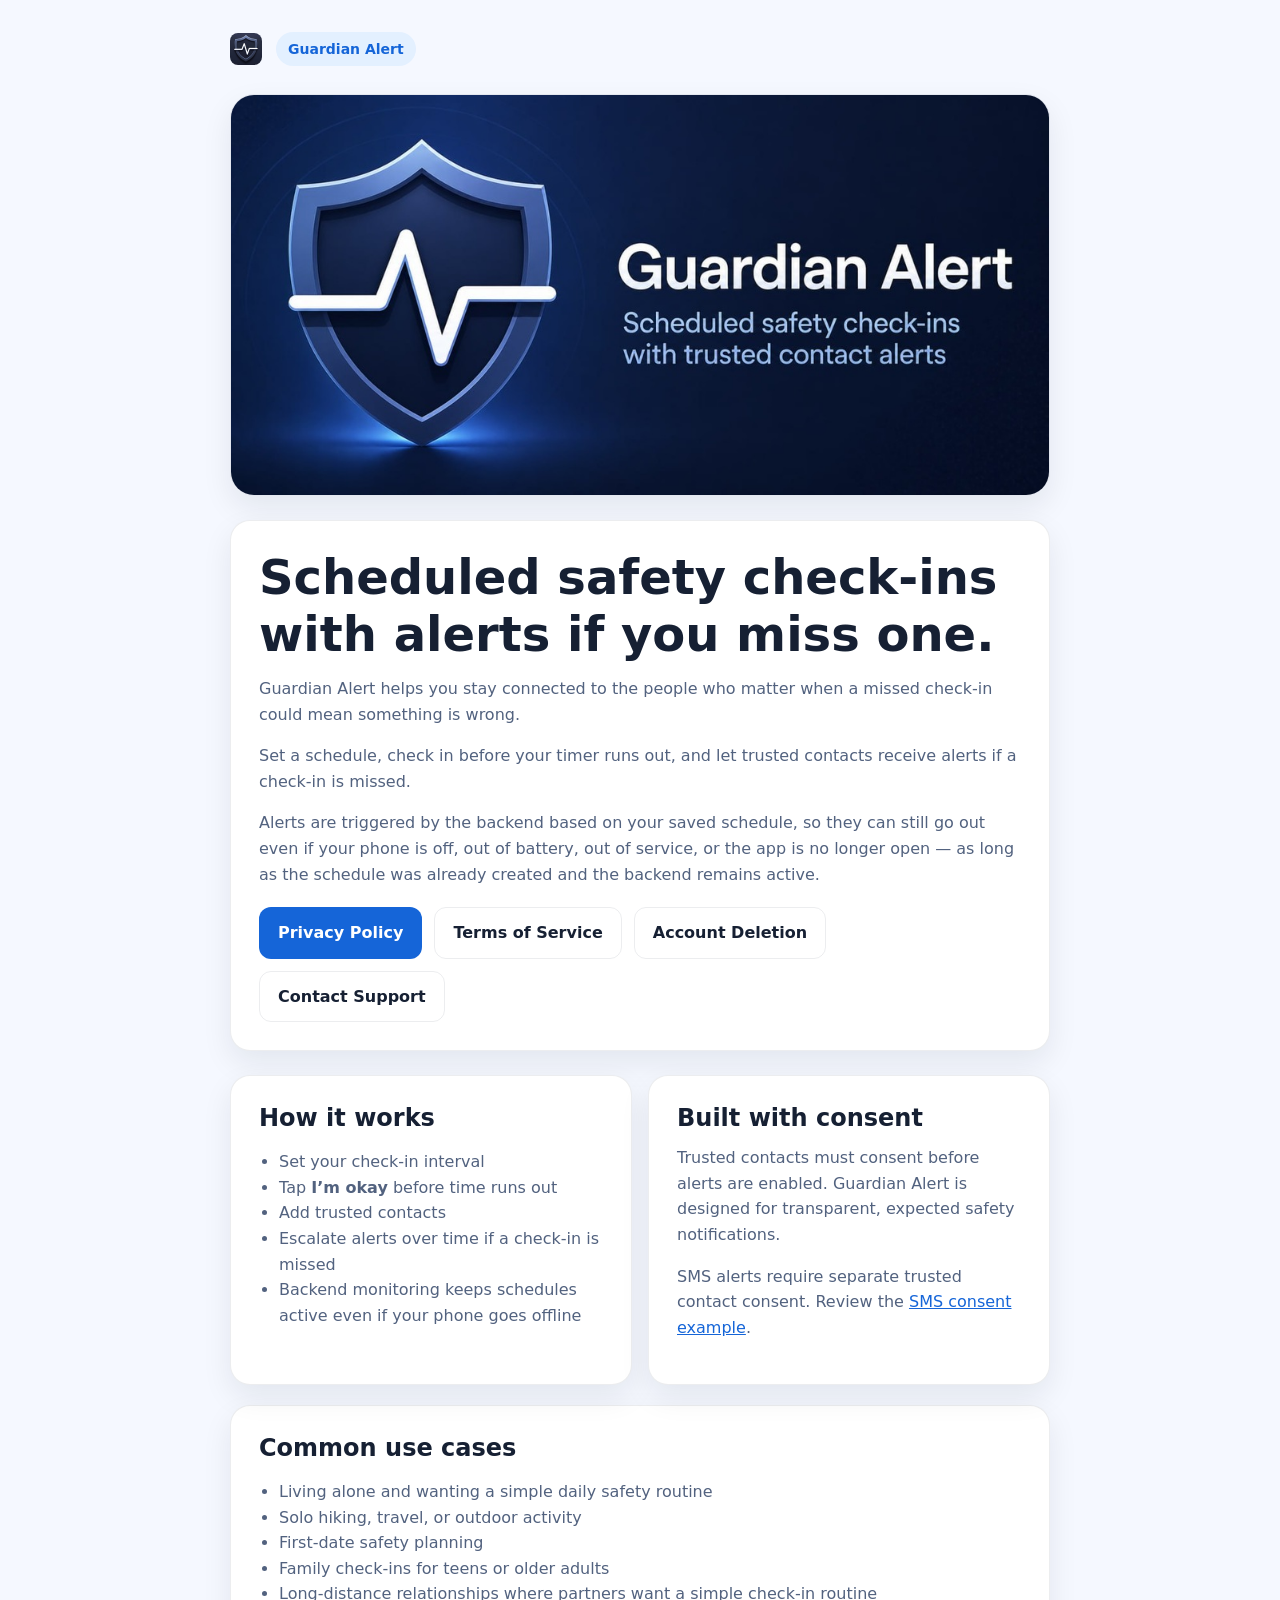
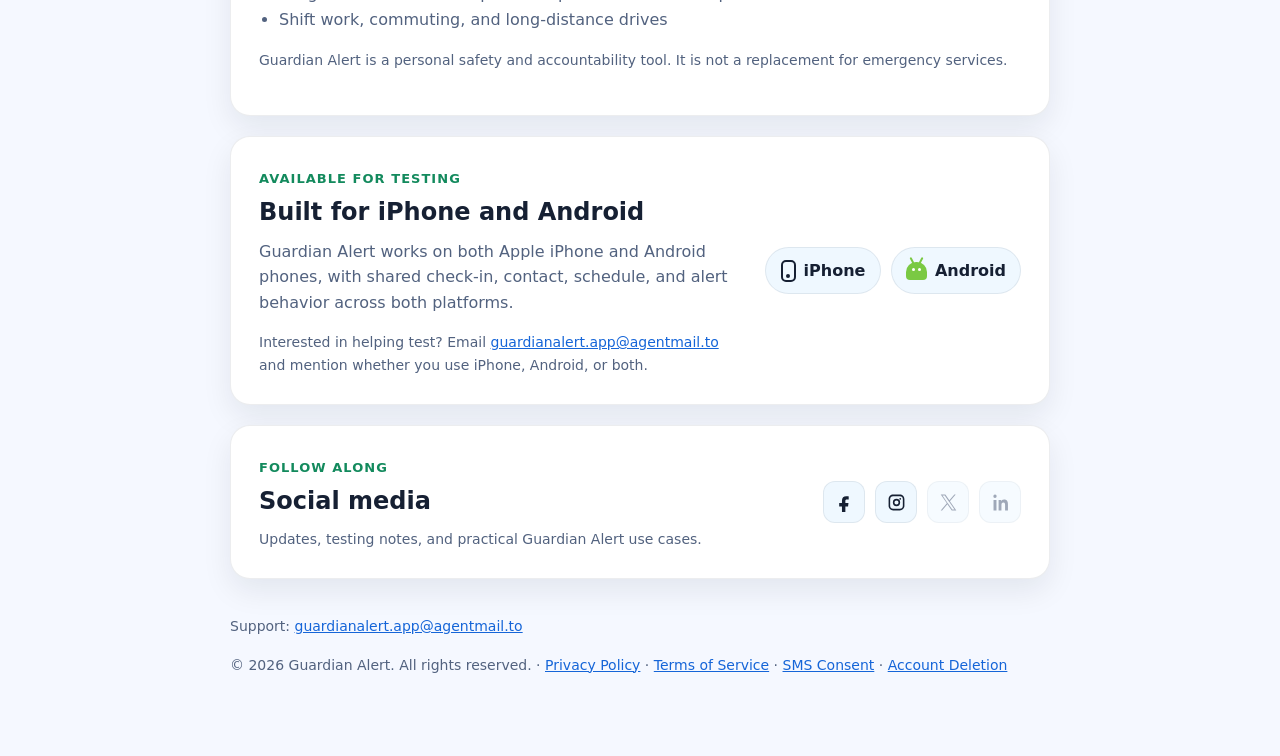
<file: index.html>
<!DOCTYPE html>
<html lang="en">
<head>
  <meta charset="utf-8" />
  <meta name="viewport" content="width=device-width,initial-scale=1" />
  <title>Guardian Alert</title>
  <meta name="description" content="Scheduled safety check-ins with alerts if you miss one." />
  <link rel="stylesheet" href="styles.css" />
</head>
<body>
  <main class="container">
    <header>
      <div class="brand">
        <img class="brand-icon" src="icon.png" alt="Guardian Alert shield icon" />
        <div>
          <span class="badge">Guardian Alert</span>
        </div>
      </div>
    </header>

    <section class="feature-graphic-wrap">
      <img
        class="feature-graphic"
        src="play-feature-graphic-1024x500.jpg"
        alt="Guardian Alert — scheduled safety check-ins with trusted contact alerts"
      />
    </section>

    <section class="card hero">
      <div>
        <h1>Scheduled safety check-ins with alerts if you miss one.</h1>
        <p>
          Guardian Alert helps you stay connected to the people who matter when
          a missed check-in could mean something is wrong.
        </p>
        <p>
          Set a schedule, check in before your timer runs out, and let trusted
          contacts receive alerts if a check-in is missed.
        </p>
        <p>
          Alerts are triggered by the backend based on your saved schedule, so
          they can still go out even if your phone is off, out of battery, out
          of service, or the app is no longer open — as long as the schedule
          was already created and the backend remains active.
        </p>

        <div class="actions">
          <a class="button primary" href="privacy.html">Privacy Policy</a>
          <a class="button secondary" href="terms.html">Terms of Service</a>
          <a class="button secondary" href="account-deletion.html">Account Deletion</a>
          <a class="button secondary" href="mailto:guardianalert.app@agentmail.to">Contact Support</a>
        </div>
      </div>
    </section>

    <section class="grid two">
      <div class="card">
        <h2>How it works</h2>
        <ul>
          <li>Set your check-in interval</li>
          <li>Tap <strong>I’m okay</strong> before time runs out</li>
          <li>Add trusted contacts</li>
          <li>Escalate alerts over time if a check-in is missed</li>
          <li>Backend monitoring keeps schedules active even if your phone goes offline</li>
        </ul>
      </div>

      <div class="card">
        <h2>Built with consent</h2>
        <p>
          Trusted contacts must consent before alerts are enabled. Guardian
          Alert is designed for transparent, expected safety notifications.
        </p>
        <p>
          SMS alerts require separate trusted contact consent. Review the
          <a href="sms-consent.html">SMS consent example</a>.
        </p>
      </div>
    </section>

    <section class="card" style="margin-top: 20px;">
      <h2>Common use cases</h2>
      <ul>
        <li>Living alone and wanting a simple daily safety routine</li>
        <li>Solo hiking, travel, or outdoor activity</li>
        <li>First-date safety planning</li>
        <li>Family check-ins for teens or older adults</li>
        <li>Long-distance relationships where partners want a simple check-in routine</li>
        <li>Shift work, commuting, and long-distance drives</li>
      </ul>
      <p class="small">
        Guardian Alert is a personal safety and accountability tool. It is not a replacement for emergency services.
      </p>
    </section>

    <section class="card platform-card" style="margin-top: 20px;">
      <div>
        <span class="platform-eyebrow">Available for testing</span>
        <h2>Built for iPhone and Android</h2>
        <p>
          Guardian Alert works on both Apple iPhone and Android phones, with
          shared check-in, contact, schedule, and alert behavior across both
          platforms.
        </p>
        <p class="small platform-contact">
          Interested in helping test? Email
          <a href="mailto:guardianalert.app@agentmail.to?subject=Guardian%20Alert%20testing%20interest">guardianalert.app@agentmail.to</a>
          and mention whether you use iPhone, Android, or both.
        </p>
      </div>
      <div class="platform-badges" aria-label="Supported mobile platforms">
        <a class="platform-badge" href="mailto:guardianalert.app@agentmail.to?subject=Guardian%20Alert%20iPhone%20testing%20interest">
          <span class="platform-icon phone-icon" aria-hidden="true"></span>
          iPhone
        </a>
        <a class="platform-badge" href="mailto:guardianalert.app@agentmail.to?subject=Guardian%20Alert%20Android%20testing%20interest">
          <span class="platform-icon android-icon" aria-hidden="true">
            <span></span>
          </span>
          Android
        </a>
      </div>
    </section>

    <section class="card social-card" aria-labelledby="social-title">
      <div>
        <span class="platform-eyebrow">Follow along</span>
        <h2 id="social-title">Social media</h2>
        <p class="small">
          Updates, testing notes, and practical Guardian Alert use cases.
        </p>
      </div>
      <div class="social-links" aria-label="Guardian Alert social media links">
        <a class="social-link" href="https://www.facebook.com/guardianalertapp" aria-label="Guardian Alert on Facebook">
          <svg viewBox="0 0 24 24" aria-hidden="true">
            <path d="M15.1 8.1h2.2V4.3c-.4-.1-1.7-.2-3.2-.2-3.2 0-5.3 1.9-5.3 5.5v3.1H5.3V17h3.5v7h4.3v-7h3.4l.5-4.3h-3.9V10c0-1.2.3-1.9 2-1.9Z" />
          </svg>
        </a>
        <a class="social-link" href="https://www.instagram.com/guardianalertapp/" aria-label="Guardian Alert on Instagram">
          <svg viewBox="0 0 24 24" aria-hidden="true">
            <path d="M7.8 2h8.4C19.4 2 22 4.6 22 7.8v8.4c0 3.2-2.6 5.8-5.8 5.8H7.8C4.6 22 2 19.4 2 16.2V7.8C2 4.6 4.6 2 7.8 2Zm0 2A3.8 3.8 0 0 0 4 7.8v8.4A3.8 3.8 0 0 0 7.8 20h8.4a3.8 3.8 0 0 0 3.8-3.8V7.8A3.8 3.8 0 0 0 16.2 4H7.8Zm8.9 2.2a1.1 1.1 0 1 1 0 2.2 1.1 1.1 0 0 1 0-2.2ZM12 7.4a4.6 4.6 0 1 1 0 9.2 4.6 4.6 0 0 1 0-9.2Zm0 2a2.6 2.6 0 1 0 0 5.2 2.6 2.6 0 0 0 0-5.2Z" />
          </svg>
        </a>
        <span class="social-link disabled" aria-label="Guardian Alert on X coming soon" title="X coming soon">
          <svg viewBox="0 0 24 24" aria-hidden="true">
            <path d="M13.8 10.5 21.1 2h-1.7l-6.3 7.3L8 2H2.2l7.7 11L2.2 22h1.7l6.7-7.8 5.5 7.8h5.8l-8.1-11.5Zm-2.4 2.8-.8-1.1L4.4 3.3h2.8l5 7.1.8 1.1 6.6 9.3h-2.8l-5.4-7.5Z" />
          </svg>
        </span>
        <span class="social-link disabled" aria-label="Guardian Alert on LinkedIn coming soon" title="LinkedIn coming soon">
          <svg viewBox="0 0 24 24" aria-hidden="true">
            <path d="M6.9 8.7H3.2V22h3.7V8.7ZM5.1 2A2.1 2.1 0 1 0 5 6.2 2.1 2.1 0 0 0 5.1 2Zm8.1 6.7H9.6V22h3.6v-6.6c0-1.7.3-3.4 2.5-3.4 2.1 0 2.1 2 2.1 3.5V22h3.6v-7.4c0-3.6-.8-6.3-4.9-6.3-2 0-3.3 1.1-3.8 2.1h-.1V8.7Z" />
          </svg>
        </span>
      </div>
    </section>

    <footer>
      <p>Support: <a href="mailto:guardianalert.app@agentmail.to">guardianalert.app@agentmail.to</a></p>
      <p>© 2026 Guardian Alert. All rights reserved. · <a href="privacy.html">Privacy Policy</a> · <a href="terms.html">Terms of Service</a> · <a href="sms-consent.html">SMS Consent</a> · <a href="account-deletion.html">Account Deletion</a></p>
    </footer>
  </main>
</body>
</html>
</file>
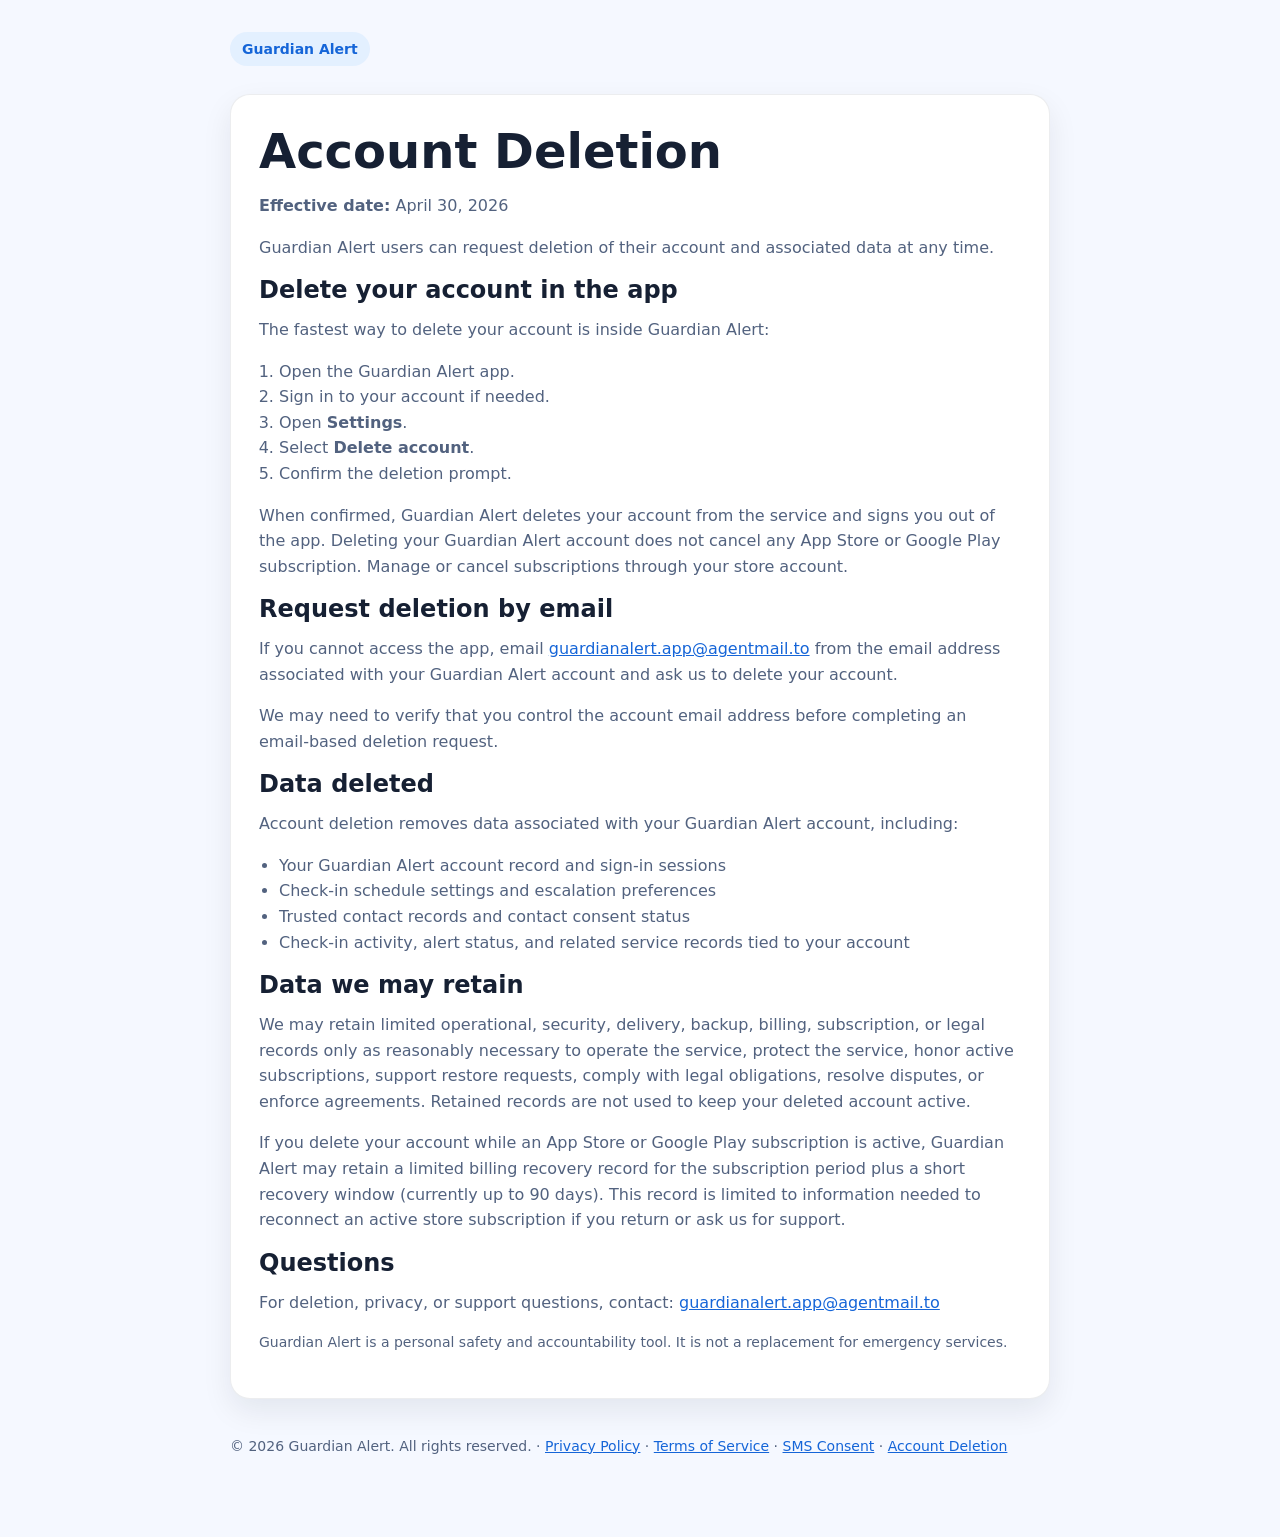
<file: account-deletion.html>
<!DOCTYPE html>
<html lang="en">
<head>
  <meta charset="utf-8" />
  <meta name="viewport" content="width=device-width,initial-scale=1" />
  <title>Guardian Alert Account Deletion</title>
  <meta name="description" content="How to delete your Guardian Alert account and associated data" />
  <link rel="stylesheet" href="styles.css" />
</head>
<body>
  <main class="container">
    <header>
      <span class="badge">Guardian Alert</span>
    </header>

    <section class="card">
      <h1>Account Deletion</h1>
      <p><strong>Effective date:</strong> April 30, 2026</p>

      <p>
        Guardian Alert users can request deletion of their account and
        associated data at any time.
      </p>

      <h2>Delete your account in the app</h2>
      <p>
        The fastest way to delete your account is inside Guardian Alert:
      </p>
      <ol>
        <li>Open the Guardian Alert app.</li>
        <li>Sign in to your account if needed.</li>
        <li>Open <strong>Settings</strong>.</li>
        <li>Select <strong>Delete account</strong>.</li>
        <li>Confirm the deletion prompt.</li>
      </ol>
      <p>
        When confirmed, Guardian Alert deletes your account from the service
        and signs you out of the app. Deleting your Guardian Alert account does
        not cancel any App Store or Google Play subscription. Manage or cancel
        subscriptions through your store account.
      </p>

      <h2>Request deletion by email</h2>
      <p>
        If you cannot access the app, email
        <a href="mailto:guardianalert.app@agentmail.to">guardianalert.app@agentmail.to</a>
        from the email address associated with your Guardian Alert account and
        ask us to delete your account.
      </p>
      <p>
        We may need to verify that you control the account email address before
        completing an email-based deletion request.
      </p>

      <h2>Data deleted</h2>
      <p>Account deletion removes data associated with your Guardian Alert account, including:</p>
      <ul>
        <li>Your Guardian Alert account record and sign-in sessions</li>
        <li>Check-in schedule settings and escalation preferences</li>
        <li>Trusted contact records and contact consent status</li>
        <li>Check-in activity, alert status, and related service records tied to your account</li>
      </ul>

      <h2>Data we may retain</h2>
      <p>
        We may retain limited operational, security, delivery, backup, billing,
        subscription, or legal records only as reasonably necessary to operate
        the service, protect the service, honor active subscriptions, support
        restore requests, comply with legal obligations, resolve disputes, or
        enforce agreements. Retained records are not used to keep your deleted
        account active.
      </p>
      <p>
        If you delete your account while an App Store or Google Play
        subscription is active, Guardian Alert may retain a limited billing
        recovery record for the subscription period plus a short recovery
        window (currently up to 90 days). This record is limited to information
        needed to reconnect an active store subscription if you return or ask us
        for support.
      </p>

      <h2>Questions</h2>
      <p>
        For deletion, privacy, or support questions, contact:
        <a href="mailto:guardianalert.app@agentmail.to">guardianalert.app@agentmail.to</a>
      </p>

      <p class="small">
        Guardian Alert is a personal safety and accountability tool. It is not
        a replacement for emergency services.
      </p>
    </section>

    <footer>
      <p>© 2026 Guardian Alert. All rights reserved. · <a href="privacy.html">Privacy Policy</a> · <a href="terms.html">Terms of Service</a> · <a href="sms-consent.html">SMS Consent</a> · <a href="account-deletion.html">Account Deletion</a></p>
    </footer>
  </main>
</body>
</html>
</file>
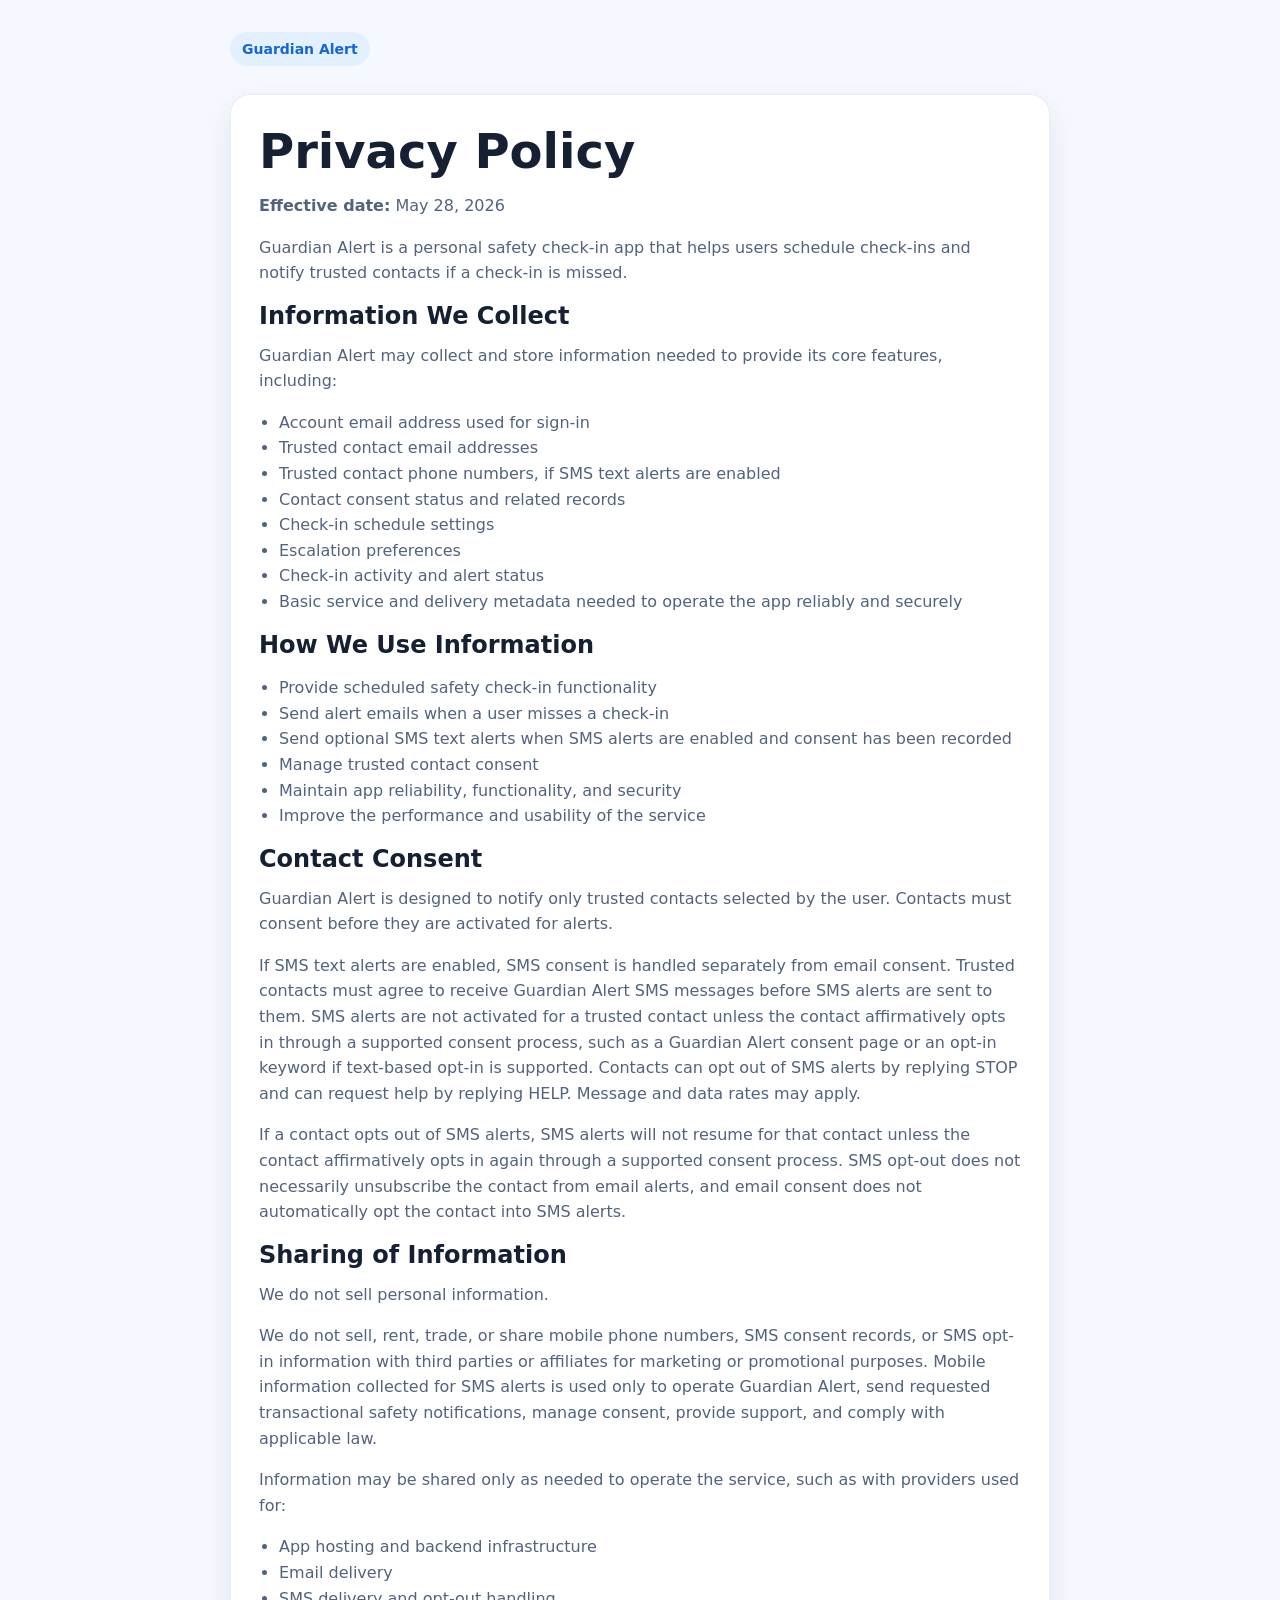
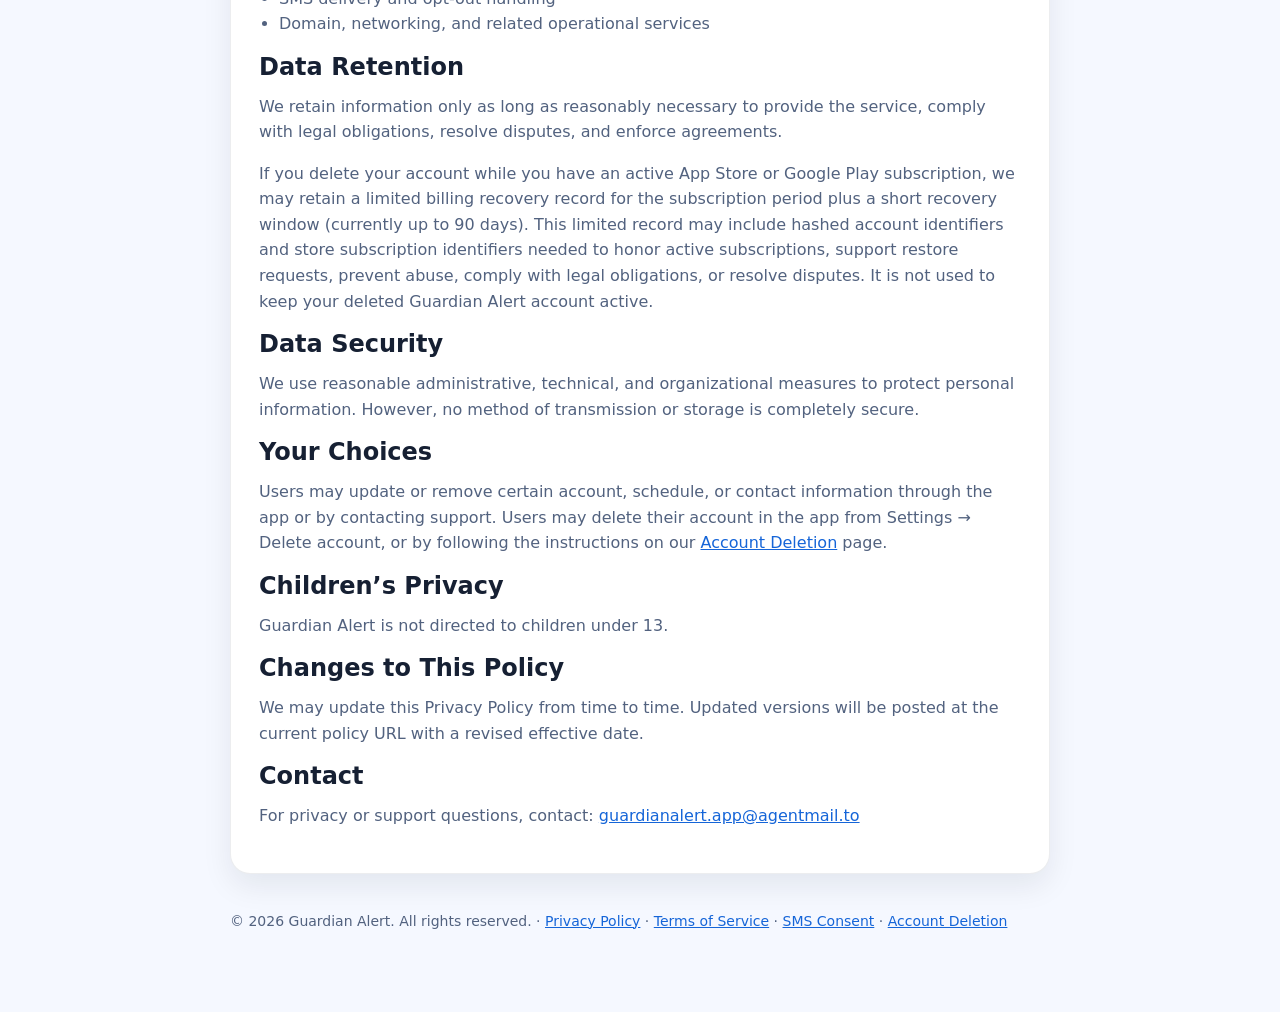
<file: privacy.html>
<!DOCTYPE html>
<html lang="en">
<head>
  <meta charset="utf-8" />
  <meta name="viewport" content="width=device-width,initial-scale=1" />
  <title>Guardian Alert Privacy Policy</title>
  <meta name="description" content="Privacy Policy for Guardian Alert" />
  <link rel="stylesheet" href="styles.css" />
</head>
<body>
  <main class="container">
    <header>
      <span class="badge">Guardian Alert</span>
    </header>

    <section class="card">
      <h1>Privacy Policy</h1>
      <p><strong>Effective date:</strong> May 28, 2026</p>

      <p>
        Guardian Alert is a personal safety check-in app that helps users
        schedule check-ins and notify trusted contacts if a check-in is missed.
      </p>

      <h2>Information We Collect</h2>
      <p>Guardian Alert may collect and store information needed to provide its core features, including:</p>
      <ul>
        <li>Account email address used for sign-in</li>
        <li>Trusted contact email addresses</li>
        <li>Trusted contact phone numbers, if SMS text alerts are enabled</li>
        <li>Contact consent status and related records</li>
        <li>Check-in schedule settings</li>
        <li>Escalation preferences</li>
        <li>Check-in activity and alert status</li>
        <li>Basic service and delivery metadata needed to operate the app reliably and securely</li>
      </ul>

      <h2>How We Use Information</h2>
      <ul>
        <li>Provide scheduled safety check-in functionality</li>
        <li>Send alert emails when a user misses a check-in</li>
        <li>Send optional SMS text alerts when SMS alerts are enabled and consent has been recorded</li>
        <li>Manage trusted contact consent</li>
        <li>Maintain app reliability, functionality, and security</li>
        <li>Improve the performance and usability of the service</li>
      </ul>

      <h2>Contact Consent</h2>
      <p>
        Guardian Alert is designed to notify only trusted contacts selected by
        the user. Contacts must consent before they are activated for alerts.
      </p>
      <p>
        If SMS text alerts are enabled, SMS consent is handled separately from
        email consent. Trusted contacts must agree to receive Guardian Alert
        SMS messages before SMS alerts are sent to them. SMS alerts are not
        activated for a trusted contact unless the contact affirmatively opts
        in through a supported consent process, such as a Guardian Alert
        consent page or an opt-in keyword if text-based opt-in is supported.
        Contacts can opt out of SMS alerts by replying STOP and can request
        help by replying HELP. Message and data rates may apply.
      </p>
      <p>
        If a contact opts out of SMS alerts, SMS alerts will not resume for
        that contact unless the contact affirmatively opts in again through a
        supported consent process. SMS opt-out does not necessarily unsubscribe
        the contact from email alerts, and email consent does not automatically
        opt the contact into SMS alerts.
      </p>

      <h2>Sharing of Information</h2>
      <p>We do not sell personal information.</p>
      <p>
        We do not sell, rent, trade, or share mobile phone numbers, SMS consent
        records, or SMS opt-in information with third parties or affiliates for
        marketing or promotional purposes. Mobile information collected for SMS
        alerts is used only to operate Guardian Alert, send requested
        transactional safety notifications, manage consent, provide support,
        and comply with applicable law.
      </p>
      <p>Information may be shared only as needed to operate the service, such as with providers used for:</p>
      <ul>
        <li>App hosting and backend infrastructure</li>
        <li>Email delivery</li>
        <li>SMS delivery and opt-out handling</li>
        <li>Domain, networking, and related operational services</li>
      </ul>

      <h2>Data Retention</h2>
      <p>
        We retain information only as long as reasonably necessary to provide
        the service, comply with legal obligations, resolve disputes, and
        enforce agreements.
      </p>
      <p>
        If you delete your account while you have an active App Store or
        Google Play subscription, we may retain a limited billing recovery
        record for the subscription period plus a short recovery window
        (currently up to 90 days). This limited record may include hashed
        account identifiers and store subscription identifiers needed to honor
        active subscriptions, support restore requests, prevent abuse, comply
        with legal obligations, or resolve disputes. It is not used to keep
        your deleted Guardian Alert account active.
      </p>

      <h2>Data Security</h2>
      <p>
        We use reasonable administrative, technical, and organizational
        measures to protect personal information. However, no method of
        transmission or storage is completely secure.
      </p>

      <h2>Your Choices</h2>
      <p>
        Users may update or remove certain account, schedule, or contact
        information through the app or by contacting support. Users may delete
        their account in the app from Settings → Delete account, or by following
        the instructions on our
        <a href="account-deletion.html">Account Deletion</a> page.
      </p>

      <h2>Children’s Privacy</h2>
      <p>Guardian Alert is not directed to children under 13.</p>

      <h2>Changes to This Policy</h2>
      <p>
        We may update this Privacy Policy from time to time. Updated versions
        will be posted at the current policy URL with a revised effective date.
      </p>

      <h2>Contact</h2>
      <p>
        For privacy or support questions, contact:
        <a href="mailto:guardianalert.app@agentmail.to">guardianalert.app@agentmail.to</a>
      </p>
    </section>

    <footer>
      <p>© 2026 Guardian Alert. All rights reserved. · <a href="privacy.html">Privacy Policy</a> · <a href="terms.html">Terms of Service</a> · <a href="sms-consent.html">SMS Consent</a> · <a href="account-deletion.html">Account Deletion</a></p>
    </footer>
  </main>
</body>
</html>
</file>
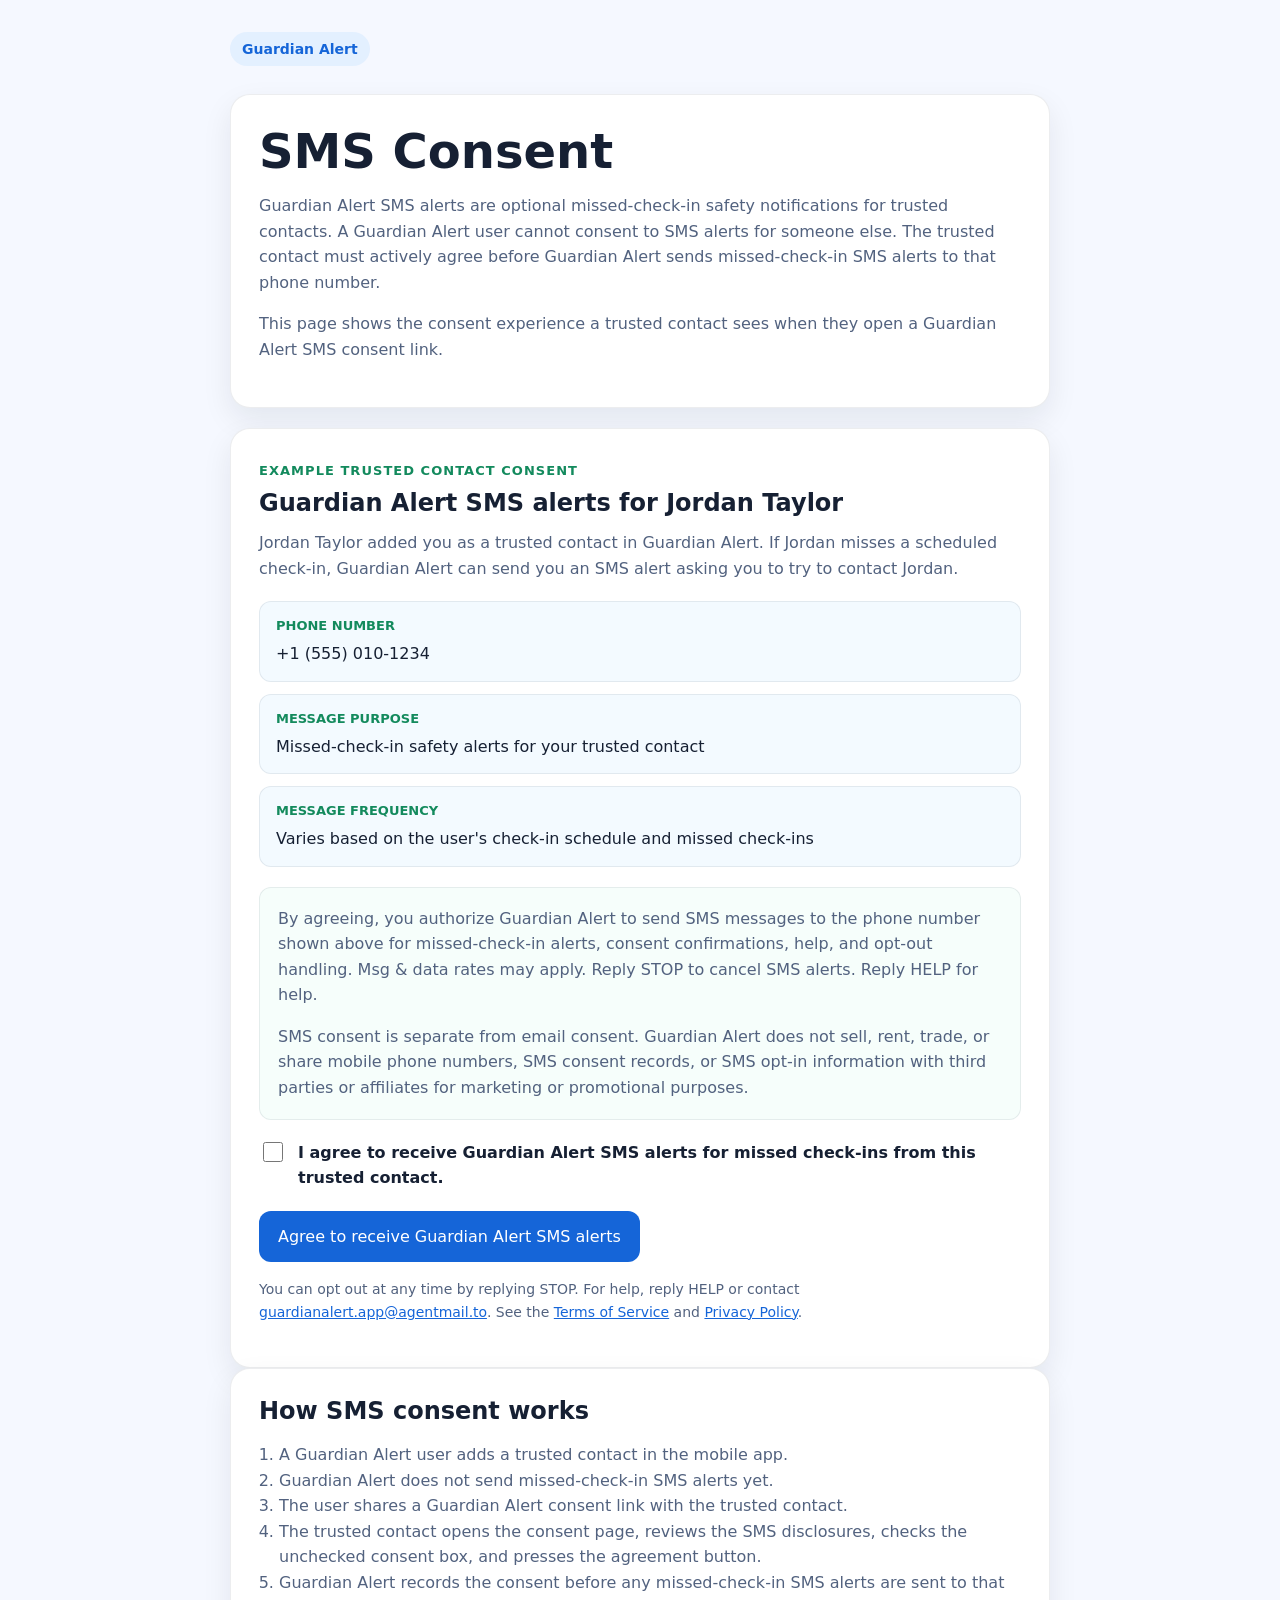
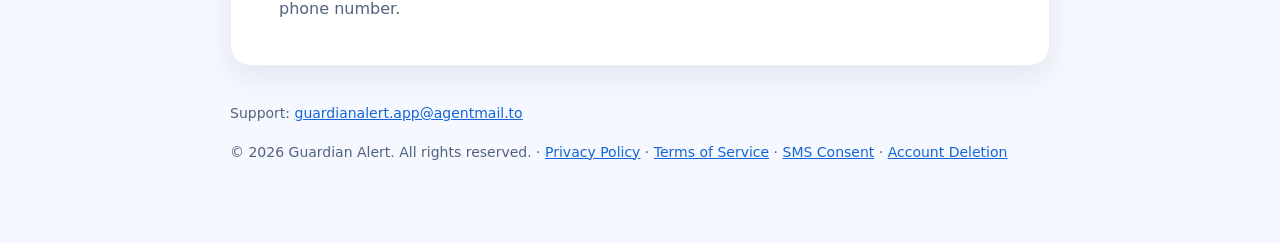
<file: sms-consent.html>
<!DOCTYPE html>
<html lang="en">
<head>
  <meta charset="utf-8" />
  <meta name="viewport" content="width=device-width,initial-scale=1" />
  <title>Guardian Alert SMS Consent</title>
  <meta name="description" content="Guardian Alert trusted contact SMS consent example and disclosures." />
  <link rel="stylesheet" href="styles.css" />
</head>
<body>
  <main class="container">
    <header>
      <span class="badge">Guardian Alert</span>
    </header>

    <section class="card">
      <h1>SMS Consent</h1>
      <p>
        Guardian Alert SMS alerts are optional missed-check-in safety
        notifications for trusted contacts. A Guardian Alert user cannot
        consent to SMS alerts for someone else. The trusted contact must
        actively agree before Guardian Alert sends missed-check-in SMS alerts
        to that phone number.
      </p>
      <p>
        This page shows the consent experience a trusted contact sees when they
        open a Guardian Alert SMS consent link.
      </p>
    </section>

    <section class="card consent-example">
      <span class="platform-eyebrow">Example trusted contact consent</span>
      <h2>Guardian Alert SMS alerts for Jordan Taylor</h2>
      <p>
        Jordan Taylor added you as a trusted contact in Guardian Alert. If
        Jordan misses a scheduled check-in, Guardian Alert can send you an SMS
        alert asking you to try to contact Jordan.
      </p>

      <dl class="consent-details">
        <div>
          <dt>Phone number</dt>
          <dd>+1 (555) 010-1234</dd>
        </div>
        <div>
          <dt>Message purpose</dt>
          <dd>Missed-check-in safety alerts for your trusted contact</dd>
        </div>
        <div>
          <dt>Message frequency</dt>
          <dd>Varies based on the user's check-in schedule and missed check-ins</dd>
        </div>
      </dl>

      <div class="consent-disclosure">
        <p>
          By agreeing, you authorize Guardian Alert to send SMS messages to the
          phone number shown above for missed-check-in alerts, consent
          confirmations, help, and opt-out handling. Msg &amp; data rates may
          apply. Reply STOP to cancel SMS alerts. Reply HELP for help.
        </p>
        <p>
          SMS consent is separate from email consent. Guardian Alert does not
          sell, rent, trade, or share mobile phone numbers, SMS consent
          records, or SMS opt-in information with third parties or affiliates
          for marketing or promotional purposes.
        </p>
      </div>

      <label class="consent-checkbox">
        <input type="checkbox" />
        <span>
          I agree to receive Guardian Alert SMS alerts for missed check-ins
          from this trusted contact.
        </span>
      </label>

      <button class="button primary consent-button" type="button">
        Agree to receive Guardian Alert SMS alerts
      </button>

      <p class="small">
        You can opt out at any time by replying STOP. For help, reply HELP or
        contact <a href="mailto:guardianalert.app@agentmail.to">guardianalert.app@agentmail.to</a>.
        See the <a href="terms.html">Terms of Service</a> and
        <a href="privacy.html">Privacy Policy</a>.
      </p>
    </section>

    <section class="card">
      <h2>How SMS consent works</h2>
      <ol>
        <li>A Guardian Alert user adds a trusted contact in the mobile app.</li>
        <li>Guardian Alert does not send missed-check-in SMS alerts yet.</li>
        <li>The user shares a Guardian Alert consent link with the trusted contact.</li>
        <li>The trusted contact opens the consent page, reviews the SMS disclosures, checks the unchecked consent box, and presses the agreement button.</li>
        <li>Guardian Alert records the consent before any missed-check-in SMS alerts are sent to that phone number.</li>
      </ol>
    </section>

    <footer>
      <p>Support: <a href="mailto:guardianalert.app@agentmail.to">guardianalert.app@agentmail.to</a></p>
      <p>© 2026 Guardian Alert. All rights reserved. · <a href="privacy.html">Privacy Policy</a> · <a href="terms.html">Terms of Service</a> · <a href="sms-consent.html">SMS Consent</a> · <a href="account-deletion.html">Account Deletion</a></p>
    </footer>
  </main>
</body>
</html>
</file>
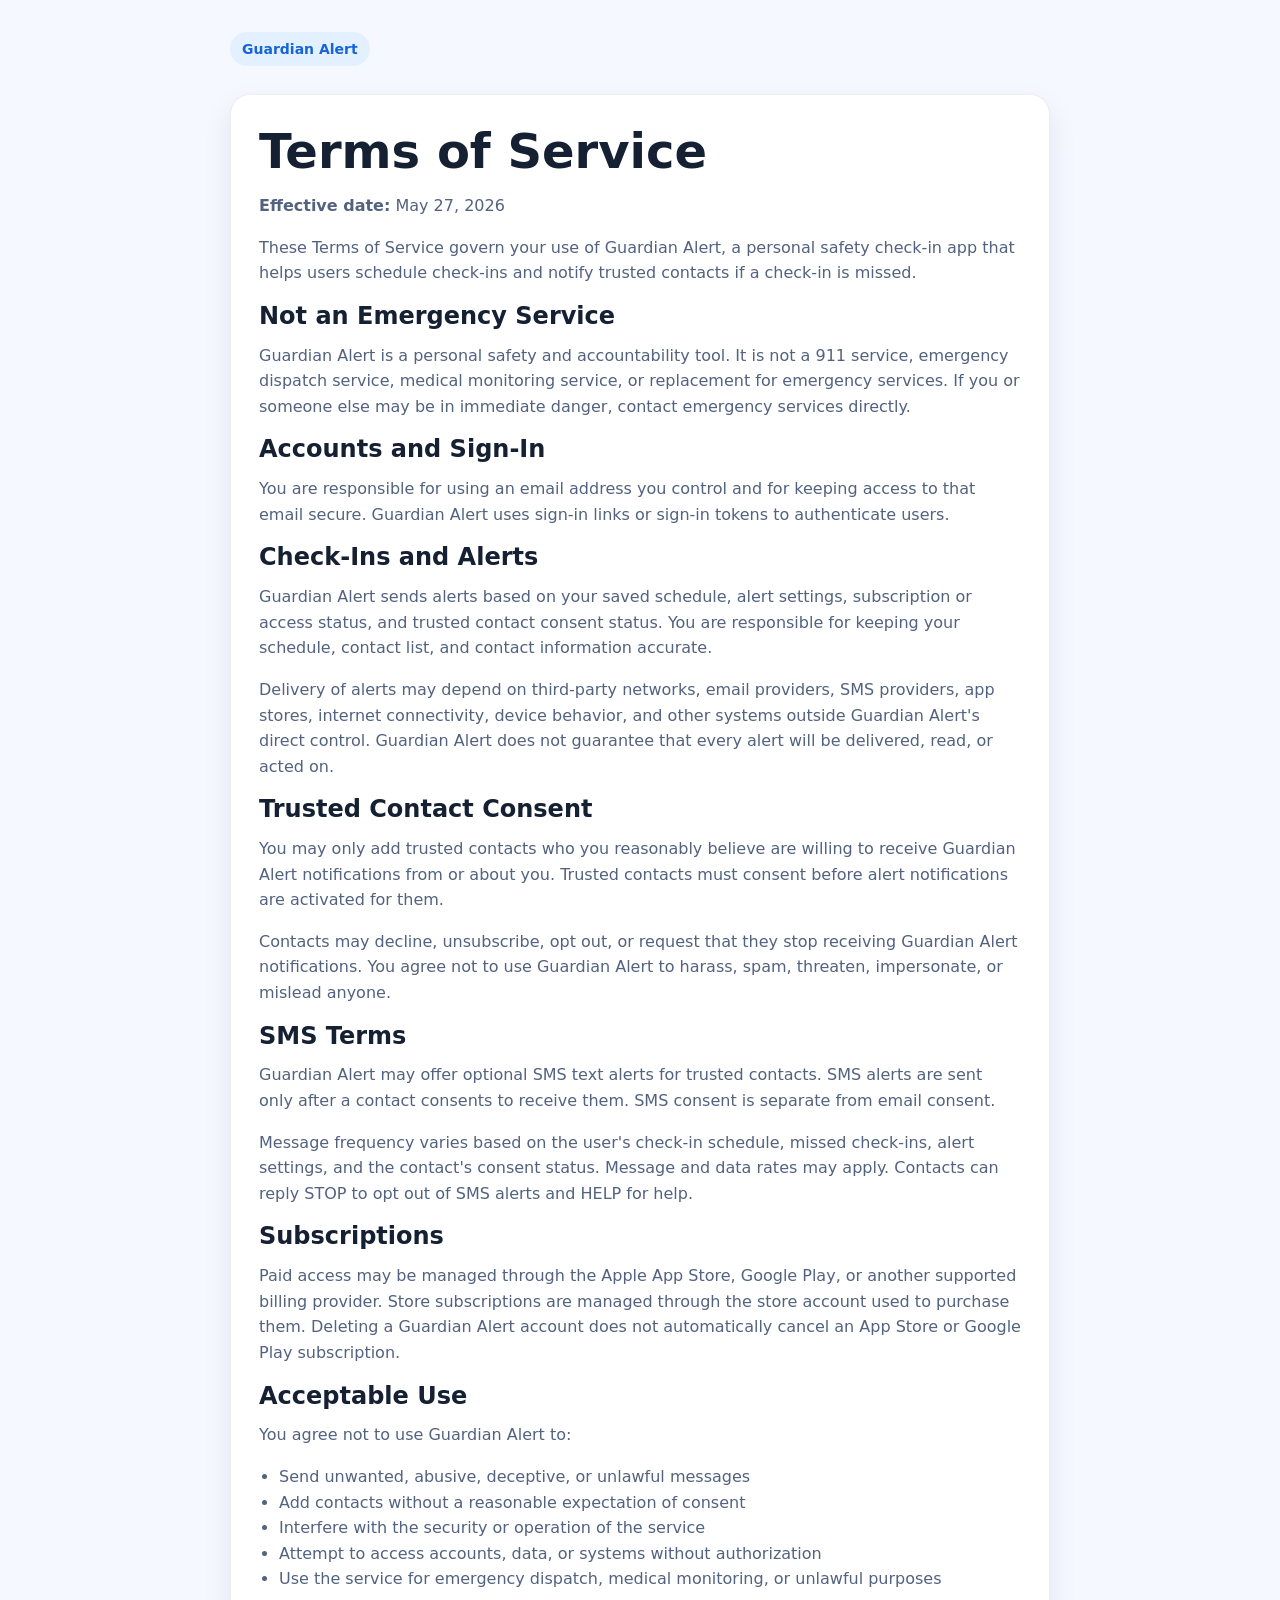
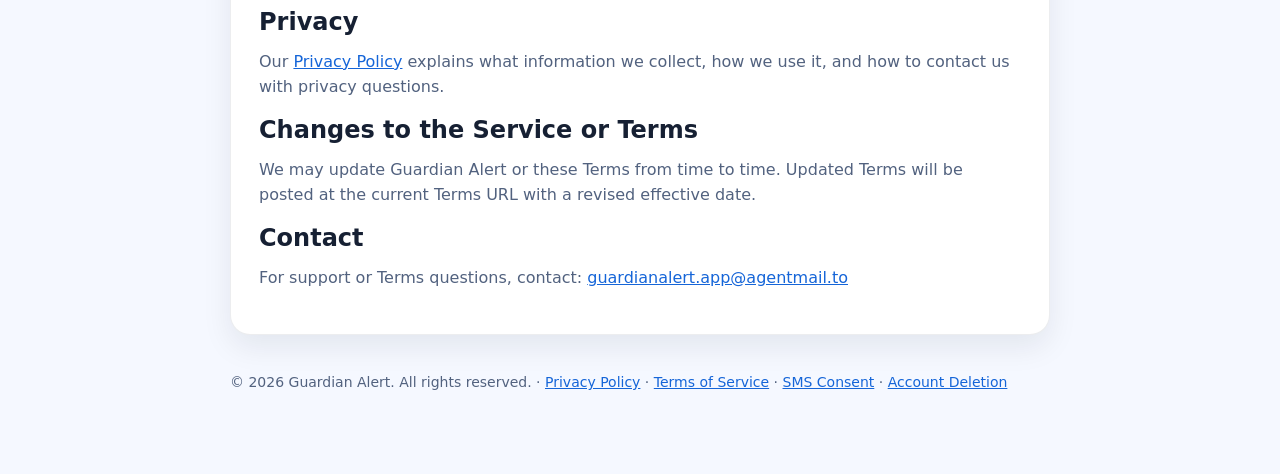
<file: terms.html>
<!DOCTYPE html>
<html lang="en">
<head>
  <meta charset="utf-8" />
  <meta name="viewport" content="width=device-width,initial-scale=1" />
  <title>Guardian Alert Terms of Service</title>
  <meta name="description" content="Terms of Service for Guardian Alert" />
  <link rel="stylesheet" href="styles.css" />
</head>
<body>
  <main class="container">
    <header>
      <span class="badge">Guardian Alert</span>
    </header>

    <section class="card">
      <h1>Terms of Service</h1>
      <p><strong>Effective date:</strong> May 27, 2026</p>

      <p>
        These Terms of Service govern your use of Guardian Alert, a personal
        safety check-in app that helps users schedule check-ins and notify
        trusted contacts if a check-in is missed.
      </p>

      <h2>Not an Emergency Service</h2>
      <p>
        Guardian Alert is a personal safety and accountability tool. It is not
        a 911 service, emergency dispatch service, medical monitoring service,
        or replacement for emergency services. If you or someone else may be in
        immediate danger, contact emergency services directly.
      </p>

      <h2>Accounts and Sign-In</h2>
      <p>
        You are responsible for using an email address you control and for
        keeping access to that email secure. Guardian Alert uses sign-in links
        or sign-in tokens to authenticate users.
      </p>

      <h2>Check-Ins and Alerts</h2>
      <p>
        Guardian Alert sends alerts based on your saved schedule, alert
        settings, subscription or access status, and trusted contact consent
        status. You are responsible for keeping your schedule, contact list,
        and contact information accurate.
      </p>
      <p>
        Delivery of alerts may depend on third-party networks, email providers,
        SMS providers, app stores, internet connectivity, device behavior, and
        other systems outside Guardian Alert's direct control. Guardian Alert
        does not guarantee that every alert will be delivered, read, or acted
        on.
      </p>

      <h2>Trusted Contact Consent</h2>
      <p>
        You may only add trusted contacts who you reasonably believe are
        willing to receive Guardian Alert notifications from or about you.
        Trusted contacts must consent before alert notifications are activated
        for them.
      </p>
      <p>
        Contacts may decline, unsubscribe, opt out, or request that they stop
        receiving Guardian Alert notifications. You agree not to use Guardian
        Alert to harass, spam, threaten, impersonate, or mislead anyone.
      </p>

      <h2>SMS Terms</h2>
      <p>
        Guardian Alert may offer optional SMS text alerts for trusted contacts.
        SMS alerts are sent only after a contact consents to receive them. SMS
        consent is separate from email consent.
      </p>
      <p>
        Message frequency varies based on the user's check-in schedule, missed
        check-ins, alert settings, and the contact's consent status. Message
        and data rates may apply. Contacts can reply STOP to opt out of SMS
        alerts and HELP for help.
      </p>

      <h2>Subscriptions</h2>
      <p>
        Paid access may be managed through the Apple App Store, Google Play, or
        another supported billing provider. Store subscriptions are managed
        through the store account used to purchase them. Deleting a Guardian
        Alert account does not automatically cancel an App Store or Google Play
        subscription.
      </p>

      <h2>Acceptable Use</h2>
      <p>You agree not to use Guardian Alert to:</p>
      <ul>
        <li>Send unwanted, abusive, deceptive, or unlawful messages</li>
        <li>Add contacts without a reasonable expectation of consent</li>
        <li>Interfere with the security or operation of the service</li>
        <li>Attempt to access accounts, data, or systems without authorization</li>
        <li>Use the service for emergency dispatch, medical monitoring, or unlawful purposes</li>
      </ul>

      <h2>Privacy</h2>
      <p>
        Our <a href="privacy.html">Privacy Policy</a> explains what information
        we collect, how we use it, and how to contact us with privacy questions.
      </p>

      <h2>Changes to the Service or Terms</h2>
      <p>
        We may update Guardian Alert or these Terms from time to time. Updated
        Terms will be posted at the current Terms URL with a revised effective
        date.
      </p>

      <h2>Contact</h2>
      <p>
        For support or Terms questions, contact:
        <a href="mailto:guardianalert.app@agentmail.to">guardianalert.app@agentmail.to</a>
      </p>
    </section>

    <footer>
      <p>© 2026 Guardian Alert. All rights reserved. · <a href="privacy.html">Privacy Policy</a> · <a href="terms.html">Terms of Service</a> · <a href="sms-consent.html">SMS Consent</a> · <a href="account-deletion.html">Account Deletion</a></p>
    </footer>
  </main>
</body>
</html>
</file>
<file: styles.css>
:root {
  color-scheme: light dark;
  --bg: #0b1220;
  --card: #121a2b;
  --text: #e8eefc;
  --muted: #b7c3de;
  --accent: #67b7ff;
  --accent-2: #8ef0c4;
  --border: rgba(255, 255, 255, 0.08);
  --shadow: 0 12px 30px rgba(0, 0, 0, 0.28);
}

@media (prefers-color-scheme: light) {
  :root {
    --bg: #f5f8ff;
    --card: #ffffff;
    --text: #162033;
    --muted: #52627f;
    --accent: #1565d8;
    --accent-2: #138a5d;
    --border: rgba(22, 32, 51, 0.08);
    --shadow: 0 12px 30px rgba(16, 24, 40, 0.08);
  }
}

* { box-sizing: border-box; }
body {
  margin: 0;
  font-family: Inter, system-ui, -apple-system, BlinkMacSystemFont, "Segoe UI", sans-serif;
  background: var(--bg);
  color: var(--text);
  line-height: 1.6;
}
.container {
  max-width: 860px;
  margin: 0 auto;
  padding: 32px 20px 64px;
}
.card {
  background: var(--card);
  border: 1px solid var(--border);
  border-radius: 20px;
  box-shadow: var(--shadow);
  padding: 28px;
}
.hero {
  display: grid;
  gap: 20px;
  align-items: center;
}
.feature-graphic-wrap {
  margin-bottom: 24px;
}
.feature-graphic {
  display: block;
  width: 100%;
  height: auto;
  border-radius: 24px;
  border: 1px solid var(--border);
  box-shadow: var(--shadow);
}
.badge {
  display: inline-block;
  padding: 6px 12px;
  border-radius: 999px;
  background: rgba(103, 183, 255, 0.12);
  color: var(--accent);
  font-weight: 600;
  font-size: 14px;
}
h1, h2, h3 {
  line-height: 1.2;
  margin: 0 0 12px;
}
h1 { font-size: clamp(2rem, 5vw, 3rem); }
p { margin: 0 0 16px; color: var(--muted); }
.actions {
  display: flex;
  flex-wrap: wrap;
  gap: 12px;
  margin-top: 20px;
}
.button {
  display: inline-block;
  text-decoration: none;
  padding: 12px 18px;
  border-radius: 12px;
  font-weight: 600;
  border: 1px solid var(--border);
}
.button.primary {
  background: var(--accent);
  color: white;
  border-color: transparent;
}
.button.secondary {
  color: var(--text);
  background: transparent;
}
.grid {
  display: grid;
  gap: 16px;
  margin-top: 24px;
}
.grid.two {
  grid-template-columns: repeat(auto-fit, minmax(240px, 1fr));
}
.small { font-size: 14px; color: var(--muted); }
.platform-card {
  display: grid;
  grid-template-columns: minmax(0, 1fr) auto;
  gap: 20px;
  align-items: center;
}
.platform-eyebrow {
  display: inline-block;
  margin-bottom: 8px;
  color: var(--accent-2);
  font-size: 13px;
  font-weight: 700;
  letter-spacing: 0.08em;
  text-transform: uppercase;
}
.platform-badges {
  display: flex;
  flex-wrap: wrap;
  gap: 10px;
  justify-content: flex-end;
}
.platform-badge {
  display: inline-flex;
  align-items: center;
  justify-content: center;
  gap: 8px;
  min-width: 116px;
  padding: 10px 14px;
  border: 1px solid var(--border);
  border-radius: 999px;
  background: rgba(103, 183, 255, 0.10);
  color: var(--text);
  font-weight: 700;
  text-decoration: none;
  transition: transform 160ms ease, border-color 160ms ease, background 160ms ease;
}
.platform-badge:hover,
.platform-badge:focus-visible {
  background: rgba(103, 183, 255, 0.18);
  border-color: rgba(103, 183, 255, 0.45);
  transform: translateY(-1px);
}
.platform-contact {
  margin-bottom: 0;
}
.social-card {
  display: grid;
  grid-template-columns: minmax(0, 1fr) auto;
  gap: 20px;
  align-items: center;
  margin-top: 20px;
}
.social-card p {
  margin-bottom: 0;
}
.social-links {
  display: flex;
  flex-wrap: wrap;
  gap: 10px;
  justify-content: flex-end;
}
.social-link {
  display: inline-flex;
  align-items: center;
  justify-content: center;
  width: 42px;
  height: 42px;
  border: 1px solid var(--border);
  border-radius: 12px;
  background: rgba(103, 183, 255, 0.10);
  color: var(--text);
  text-decoration: none;
  transition: transform 160ms ease, border-color 160ms ease, background 160ms ease;
}
.social-link svg {
  width: 19px;
  height: 19px;
  fill: currentColor;
}
.social-link:hover,
.social-link:focus-visible {
  background: rgba(103, 183, 255, 0.18);
  border-color: rgba(103, 183, 255, 0.45);
  transform: translateY(-1px);
}
.social-link.disabled {
  color: var(--muted);
  cursor: default;
  opacity: 0.55;
}
.social-link.disabled:hover {
  background: rgba(103, 183, 255, 0.10);
  border-color: var(--border);
  transform: none;
}
.platform-icon {
  display: inline-block;
  flex: 0 0 auto;
}
.phone-icon {
  width: 15px;
  height: 22px;
  border: 2px solid currentColor;
  border-radius: 5px;
  position: relative;
}
.phone-icon::after {
  content: "";
  position: absolute;
  left: 50%;
  bottom: 2px;
  width: 4px;
  height: 4px;
  border-radius: 999px;
  background: currentColor;
  transform: translateX(-50%);
}
.android-icon {
  width: 21px;
  height: 18px;
  border-radius: 10px 10px 4px 4px;
  background: #7ac943;
  position: relative;
}
.android-icon::before,
.android-icon::after {
  content: "";
  position: absolute;
  top: -5px;
  width: 2px;
  height: 7px;
  border-radius: 999px;
  background: #7ac943;
}
.android-icon::before {
  left: 5px;
  transform: rotate(-28deg);
}
.android-icon::after {
  right: 5px;
  transform: rotate(28deg);
}
.android-icon span::before,
.android-icon span::after {
  content: "";
  position: absolute;
  top: 6px;
  width: 3px;
  height: 3px;
  border-radius: 999px;
  background: var(--card);
}
.android-icon span::before { left: 6px; }
.android-icon span::after { right: 6px; }
ul { padding-left: 20px; color: var(--muted); }
ol { padding-left: 20px; color: var(--muted); }
a { color: var(--accent); }
header { margin-bottom: 28px; }
.brand {
  display: flex;
  align-items: center;
  gap: 14px;
}
.brand-icon {
  width: 32px;
  height: 32px;
  object-fit: contain;
  border-radius: 8px;
}
footer {
  margin-top: 36px;
  color: var(--muted);
  font-size: 14px;
}
.consent-example {
  margin-top: 20px;
}
.consent-details {
  display: grid;
  gap: 12px;
  margin: 20px 0;
}
.consent-details div {
  padding: 14px 16px;
  border: 1px solid var(--border);
  border-radius: 12px;
  background: rgba(103, 183, 255, 0.08);
}
.consent-details dt {
  margin-bottom: 4px;
  color: var(--accent-2);
  font-size: 13px;
  font-weight: 700;
  text-transform: uppercase;
}
.consent-details dd {
  margin: 0;
  color: var(--text);
}
.consent-disclosure {
  margin: 20px 0;
  padding: 18px;
  border: 1px solid var(--border);
  border-radius: 12px;
  background: rgba(142, 240, 196, 0.08);
}
.consent-disclosure p:last-child {
  margin-bottom: 0;
}
.consent-checkbox {
  display: flex;
  gap: 12px;
  align-items: flex-start;
  margin: 20px 0;
  color: var(--text);
  font-weight: 600;
}
.consent-checkbox input {
  width: 20px;
  height: 20px;
  margin-top: 2px;
  flex: 0 0 auto;
}
.consent-button {
  margin-bottom: 16px;
  font: inherit;
  cursor: default;
}

@media (max-width: 640px) {
  .platform-card {
    grid-template-columns: 1fr;
  }
  .social-card {
    grid-template-columns: 1fr;
  }
  .platform-badges {
    justify-content: flex-start;
  }
  .social-links {
    justify-content: flex-start;
  }
}
</file>
